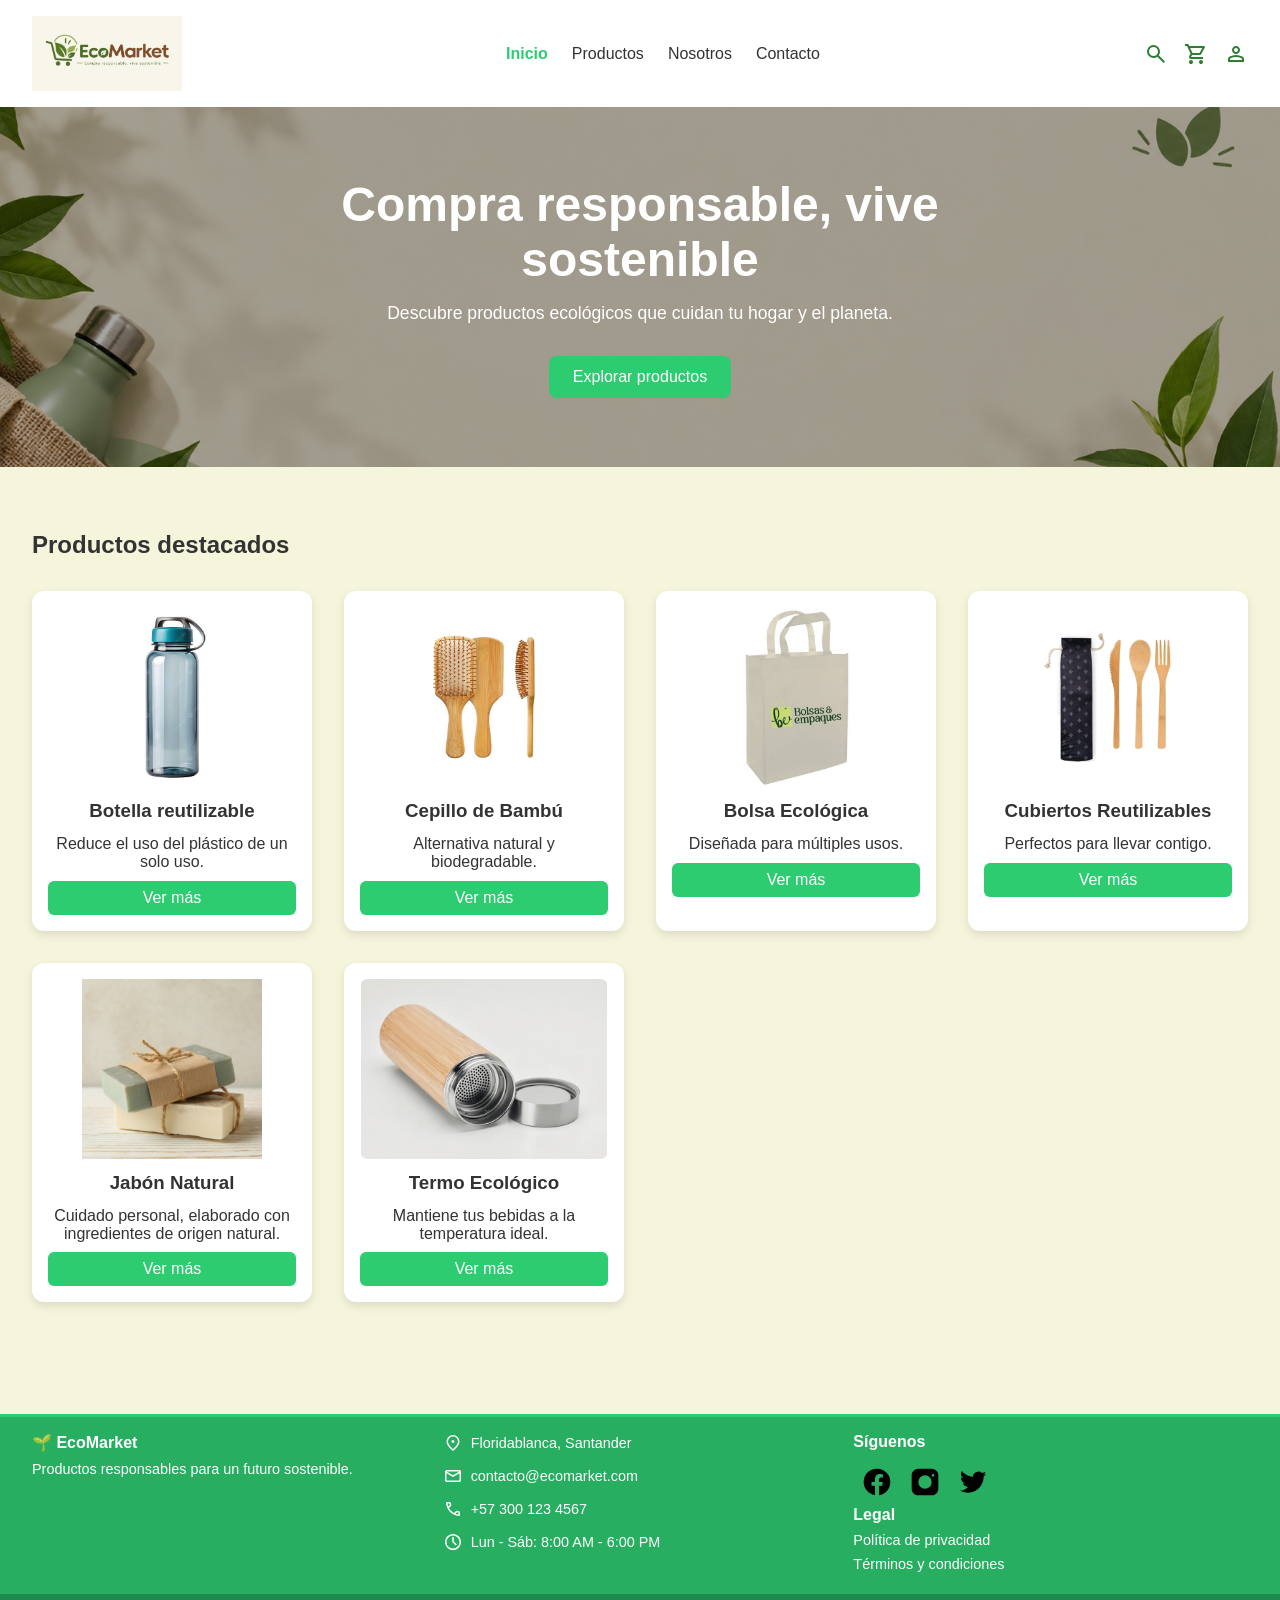
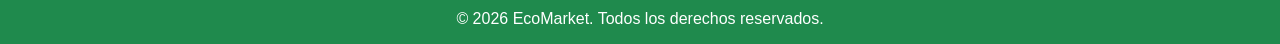
<file: index.html>
<!DOCTYPE html>
<html lang="es">

<head>
    <meta charset="UTF-8">
    <meta name="viewport" content="width=device-width, initial-scale=1.0">
    <link rel="stylesheet" href="css/main.css">
    <link rel="stylesheet" href="css/animations.css">
    <link rel="stylesheet" href="css/components.css">
    <link rel="stylesheet" href="css/layout.css">
    <link rel="icon" type="image/png" href="img/icons/logo.png">
    <title>Inicio | EcoMarket</title>
</head>

<body>
    <header class="header">
        <a href="index.html" class="logo">
            <img src="img/icons/logo.png" alt="Logo EcoMarket">
        </a>
        <nav>

            <ul class="nav-links">
                <li><a href="index.html" class="active-link">Inicio</a></li>
                <li><a href="views/productos.html">Productos</a></li>
                <li><a href="views/sobre-nosotros.html">Nosotros</a></li>
                <li><a href="views/contacto.html">Contacto</a></li>
            </ul>

        </nav>

        <div class="header-icons">

            <a href="#" class="nav-icon">
                <img src="img/icons/lupa.svg" alt="Buscar">
            </a>

            <a href="#" class="nav-icon">
                <img src="img/icons/carrito.svg" alt="Carrito">
            </a>

            <a href="#" class="nav-icon">
                <img src="img/icons/user.svg" alt="Usuario">
            </a>

        </div>
    </header>

    <section class="hero">

        <div class="hero-content">

            <h1>Compra responsable, vive sostenible</h1>
            <p>Descubre productos ecológicos que cuidan tu hogar y el planeta.</p>
            <a href="views/productos.html" class="btn">Explorar productos</a>

        </div>

    </section>

    <section class="featured-products">

        <h2>Productos destacados</h2>

        <div class="products-grid">

            <article class="product-card">

                <img src="img/products/botella_reutilizable.jpg" alt="Botella reutilizable">
                <h3>Botella reutilizable</h3>
                <p>Reduce el uso del plástico de un solo uso.</p>
                <a href="#" class="btn-card">Ver más</a>

            </article>

            <article class="product-card">

                <img src="img/products/cepillo_de_bambu.png" alt="Cepillo de Bambú">
                <h3>Cepillo de Bambú</h3>
                <p>Alternativa natural y biodegradable.</p>
                <a href="#" class="btn-card">Ver más</a>

            </article>

            <article class="product-card">
                <img src="img/products/bolsa_ecologica.jpg" alt="Bolsa ecológica">
                <h3>Bolsa Ecológica</h3>
                <p>Diseñada para múltiples usos.</p>
                <a href="#" class="btn-card">Ver más</a>
            </article>

            <article class="product-card">
                <img src="img/products/set_de_cubiertos.png" alt="Set de cubiertos">
                <h3>Cubiertos Reutilizables</h3>
                <p>Perfectos para llevar contigo.</p>
                <a href="#" class="btn-card">Ver más</a>
            </article>

            <article class="product-card">
                <img src="img/products/jabon_natural.png" alt="Jabón natural">
                <h3>Jabón Natural</h3>
                <p>Cuidado personal, elaborado con ingredientes de origen natural.</p>
                <a href="#" class="btn-card">Ver más</a>
            </article>

            <article class="product-card">
                <img src="img/products/termo_ecologico.png" alt="Termo ecológico">
                <h3>Termo Ecológico</h3>
                <p>Mantiene tus bebidas a la temperatura ideal.</p>
                <a href="#" class="btn-card">Ver más</a>
            </article>

        </div>

    </section>

    <footer class="footer">

        <div>
            <h3>🌱 EcoMarket</h3>
            <p>Productos responsables para un futuro sostenible.</p>
        </div>

        <div class="footer-info">
            <p>
                <img src="img/icons/location.svg" alt="Ubicación">
                Floridablanca, Santander
            </p>

            <p>
                <img src="img/icons/email.svg" alt="Correo">
                contacto@ecomarket.com
            </p>

            <p>
                <img src="img/icons/call.svg" alt="Teléfono">
                +57 300 123 4567
            </p>

            <p>
                <img src="img/icons/horario.svg" alt="Horario">
                Lun - Sáb: 8:00 AM - 6:00 PM
            </p>
        </div>

        <div>
            <h3>Síguenos</h3>
            <div class="social-links">
                <a href="#" aria-label="Facebook">
                    <img src="img/icons/footerfacebook.svg" alt="Facebook">
                </a>

                <a href="#" aria-label="Instagram">
                    <img src="img/icons/footerinstagram.svg" alt="Instagram">
                </a>

                <a href="#" aria-label="Twitter">
                    <img src="img/icons/x.svg" alt="Twitter">
                </a>
            </div>

            <div>
                <h3>Legal</h3>
                <p><a href="views/contacto.html#legal">Política de privacidad</a></p>
                <p><a href="views/contacto.html#terminos">Términos y condiciones</a></p>
            </div>
        </div>
        
    </footer>

    <div class="footer-copy">
        <p>© 2026 EcoMarket. Todos los derechos reservados.</p>
    </div>

</body>

</html>
</file>
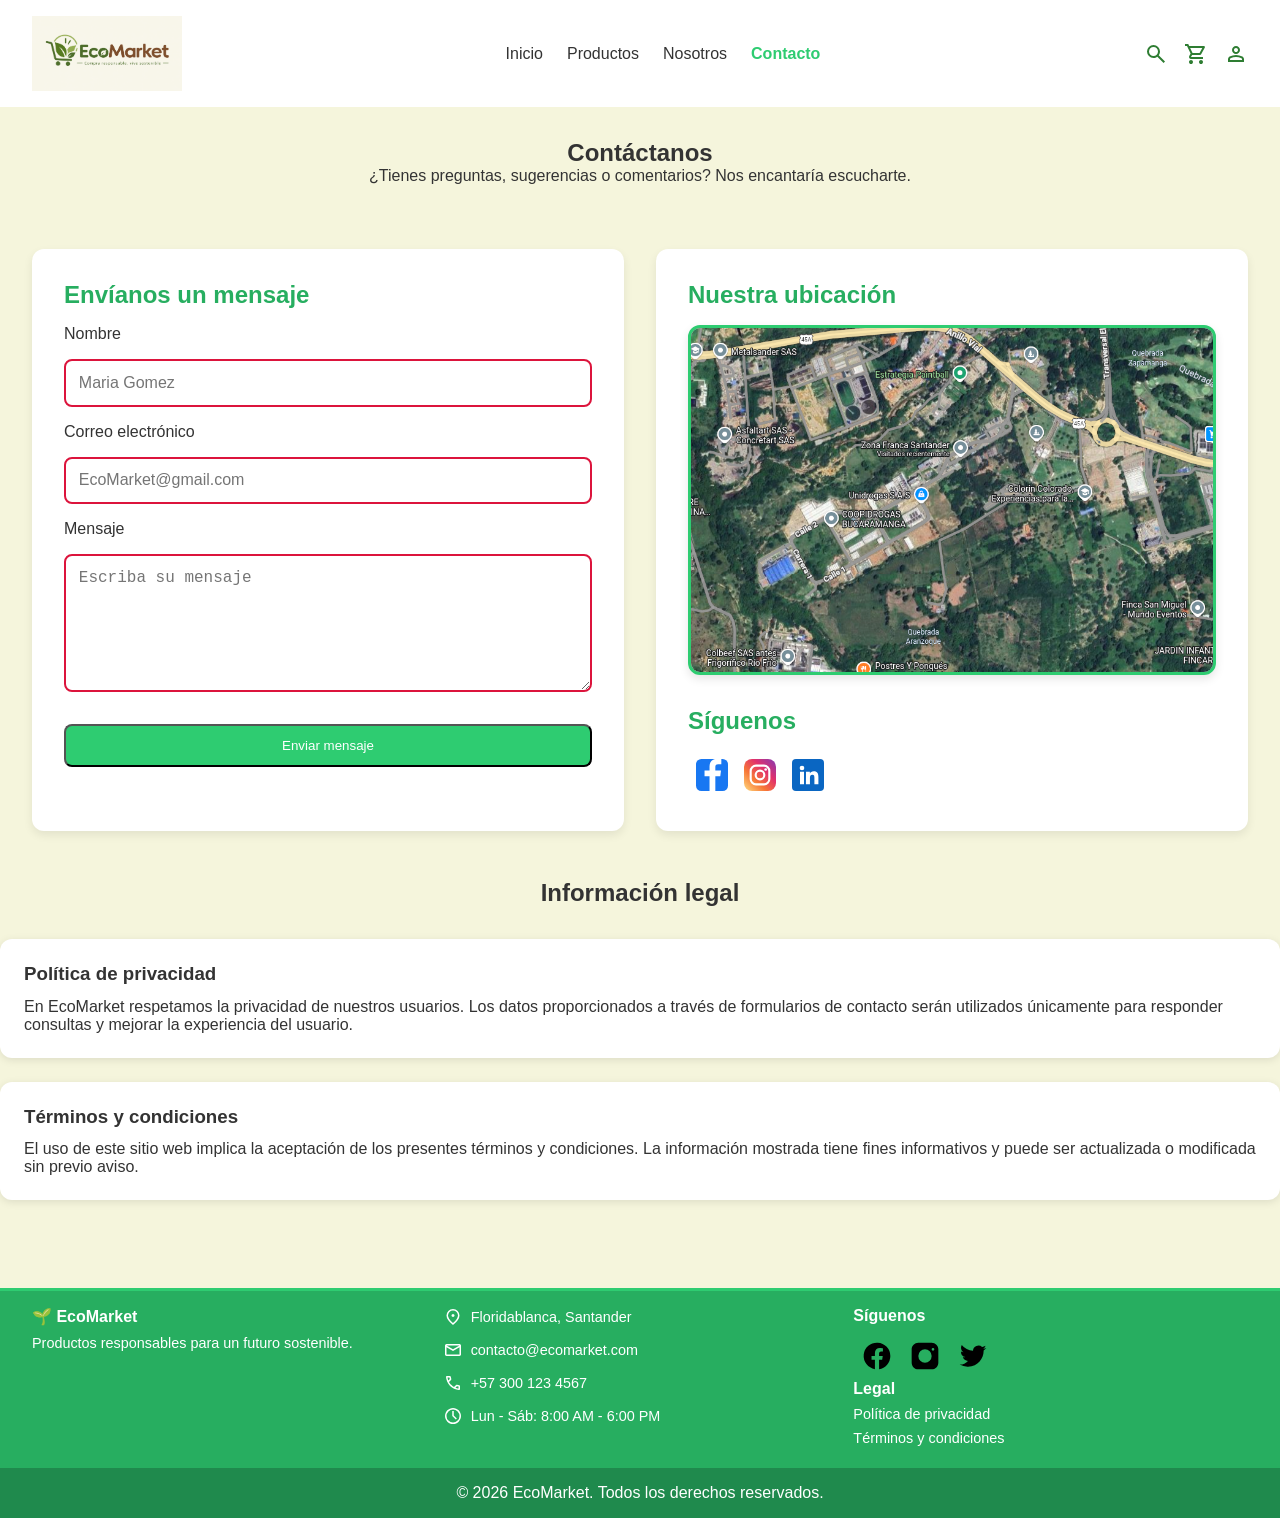
<file: views/contacto.html>
<!DOCTYPE html>
<html lang="es">

<head>
    <meta charset="UTF-8">
    <meta name="viewport" content="width=device-width, initial-scale=1.0">

    <link rel="stylesheet" href="../css/main.css">
    <link rel="stylesheet" href="../css/layout.css">
    <link rel="stylesheet" href="../css/components.css">
    <link rel="stylesheet" href="../css/animations.css">

    <link rel="icon" type="image/png" href="../img/icons/logo.png">

    <title>Contacto | EcoMarket</title>
</head>

<body>
    <header class="header">
        <a href="../index.html" class="logo">
            <img src="../img/icons/logo.png" alt="Logo EcoMarket">
        </a>

        <nav>
            <ul class="nav-links">
                <li><a href="../index.html">Inicio</a></li>
                <li><a href="productos.html">Productos</a></li>
                <li><a href="sobre-nosotros.html">Nosotros</a></li>
                <li><a href="contacto.html" class="active-link">Contacto</a></li>
            </ul>
        </nav>

        <div class="header-icons">

            <a href="#" class="nav-icon">
                <img src="../img/icons/lupa.svg" alt="Buscar">
            </a>

            <a href="#" class="nav-icon">
                <img src="../img/icons/carrito.svg" alt="Carrito">
            </a>

            <a href="#" class="nav-icon">
                <img src="../img/icons/user.svg" alt="Usuario">
            </a>

        </div>
    </header>

    <main>
        <section class="page-header">
            <h1>Contáctanos</h1>
            <p>
                ¿Tienes preguntas, sugerencias o comentarios?
                Nos encantaría escucharte.
            </p>
        </section>

        <section class="contact-container">

            <div class="contact-form">

                <h2>Envíanos un mensaje</h2>

                <form>

                    <label for="nombre">Nombre</label>
                    <input type="text" id="nombre" name="nombre" required placeholder="Maria Gomez">

                    <label for="email">Correo electrónico</label>
                    <input type="email" id="email" name="email" required placeholder="EcoMarket@gmail.com">

                    <label for="mensaje">Mensaje</label>
                    <textarea id="mensaje" name="mensaje" rows="6" required placeholder="Escriba su mensaje"></textarea>

                    <button type="submit" class="btn">Enviar mensaje</button>

                </form>

            </div>

            <div class="contact-info">

                <h2>Nuestra ubicación</h2>


                <img src="../img/hero/map.png" alt="Ubicación de EcoMarket en Floridablanca" class="map-image">

                <h2>Síguenos</h2>

                <div class="social-links">

                    <a href="#">
                        <img src="../img/icons/facebook.svg" alt="Facebook">
                    </a>

                    <a href="#">
                        <img src="../img/icons/instagram.svg" alt="Instagram">
                    </a>

                    <a href="#">
                        <img src="../img/icons/linkedin.svg" alt="LinkedIn">
                    </a>

                </div>

            </div>

        </section>

        <section id="legal" class="legal-section">
            <h2>Información legal</h2>

            <article class="legal-card">
                <h3>Política de privacidad</h3>
                <p>
                    En EcoMarket respetamos la privacidad de nuestros usuarios.
                    Los datos proporcionados a través de formularios de contacto
                    serán utilizados únicamente para responder consultas y mejorar
                    la experiencia del usuario.
                </p>
            </article>

            <article id="terminos" class="legal-card">
                <h3>Términos y condiciones</h3>
                <p>
                    El uso de este sitio web implica la aceptación de los presentes
                    términos y condiciones. La información mostrada tiene fines
                    informativos y puede ser actualizada o modificada sin previo aviso.
                </p>
            </article>
        </section>
    </main>

    <footer class="footer">

        <div>
            <h3>🌱 EcoMarket</h3>
            <p>Productos responsables para un futuro sostenible.</p>
        </div>

        <div class="footer-info">
            <p>
                <img src="../img/icons/location.svg" alt="Ubicación">
                Floridablanca, Santander
            </p>

            <p>
                <img src="../img/icons/email.svg" alt="Correo">
                contacto@ecomarket.com
            </p>

            <p>
                <img src="../img/icons/call.svg" alt="Teléfono">
                +57 300 123 4567
            </p>

            <p>
                <img src="../img/icons/horario.svg" alt="Horario">
                Lun - Sáb: 8:00 AM - 6:00 PM
            </p>
        </div>

        <div>
            <h3>Síguenos</h3>
            <div class="social-links">
                <a href="#" aria-label="Facebook">
                    <img src="../img/icons/footerfacebook.svg" alt="Facebook">
                </a>

                <a href="#" aria-label="Instagram">
                    <img src="../img/icons/footerinstagram.svg" alt="Instagram">
                </a>

                <a href="#" aria-label="Twitter">
                    <img src="../img/icons/x.svg" alt="Twitter">
                </a>
            </div>

            <div>
                <h3>Legal</h3>
                <p><a href="../views/contacto.html#legal">Política de privacidad</a></p>
                <p><a href="../views/contacto.html#terminos">Términos y condiciones</a></p>
            </div>
        </div>
    </footer>

    <div class="footer-copy">
        <p>© 2026 EcoMarket. Todos los derechos reservados.</p>
    </div>

</body>

</html>
</file>
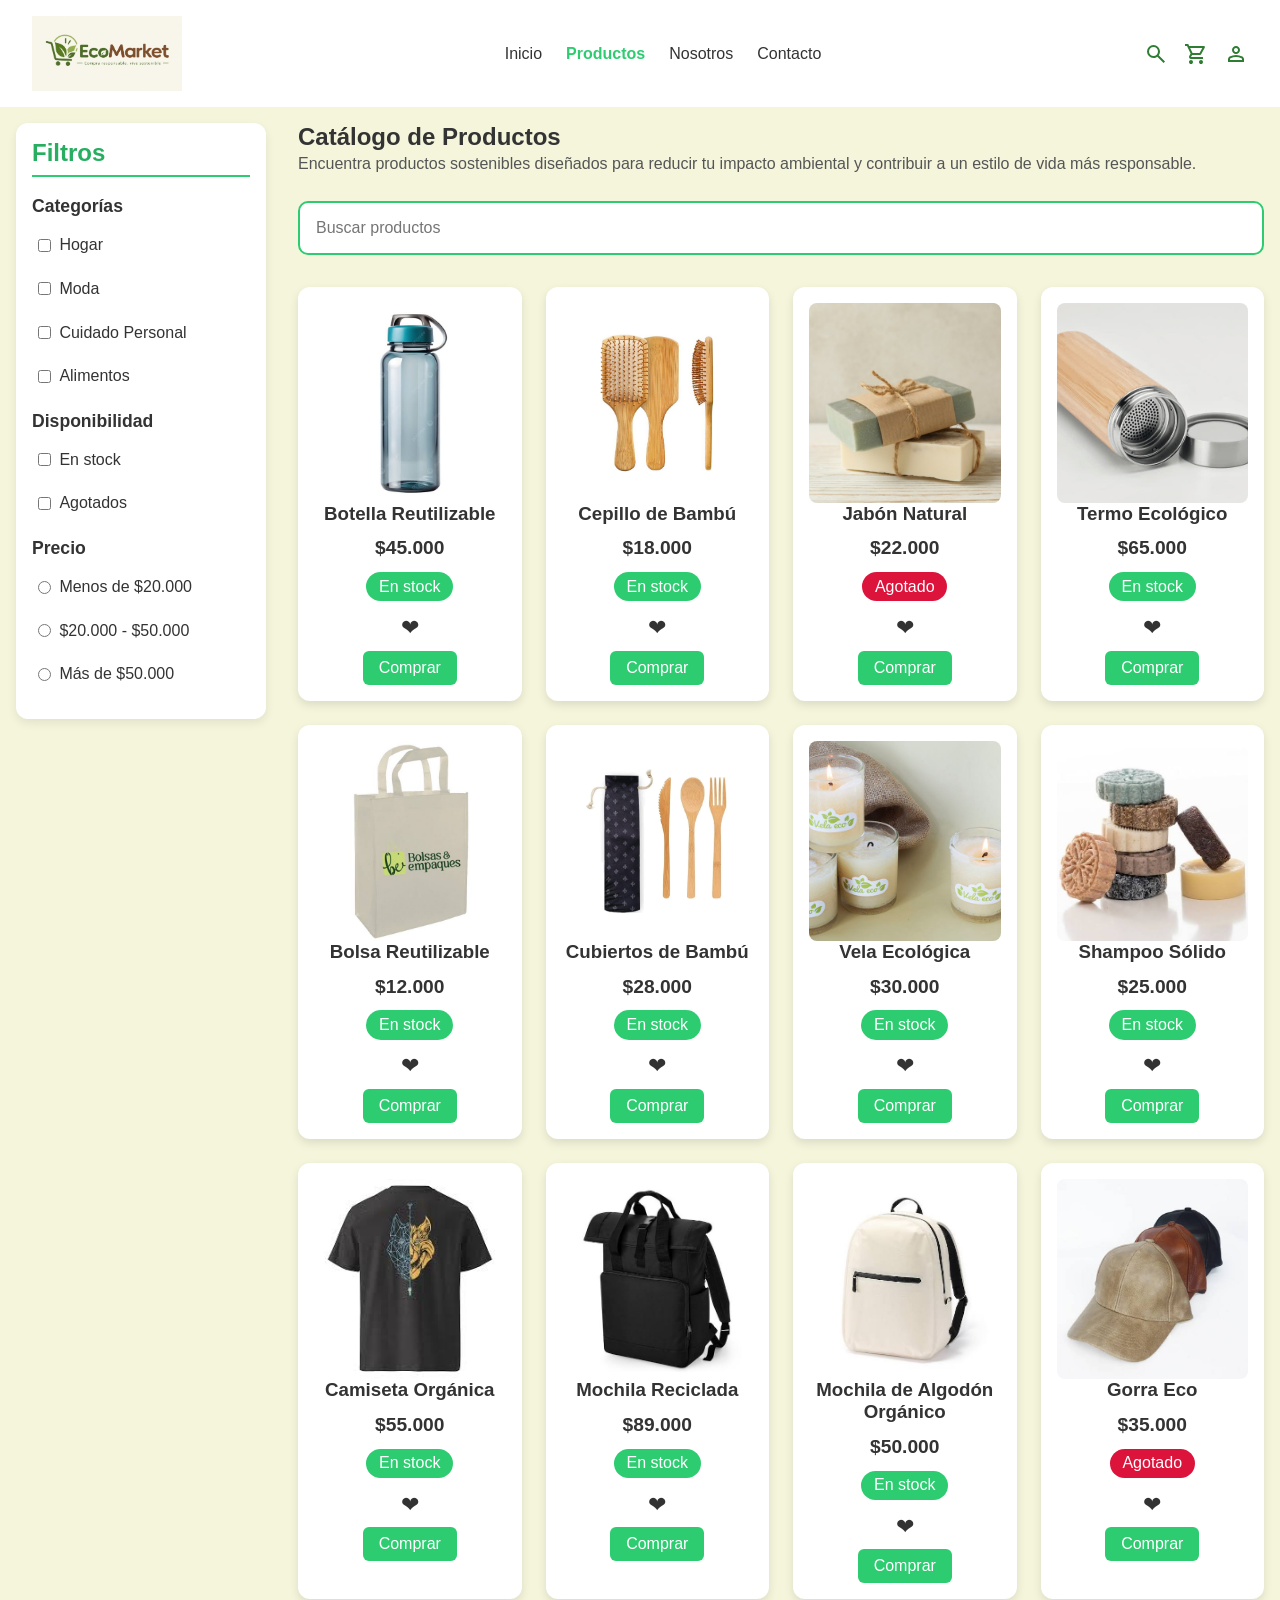
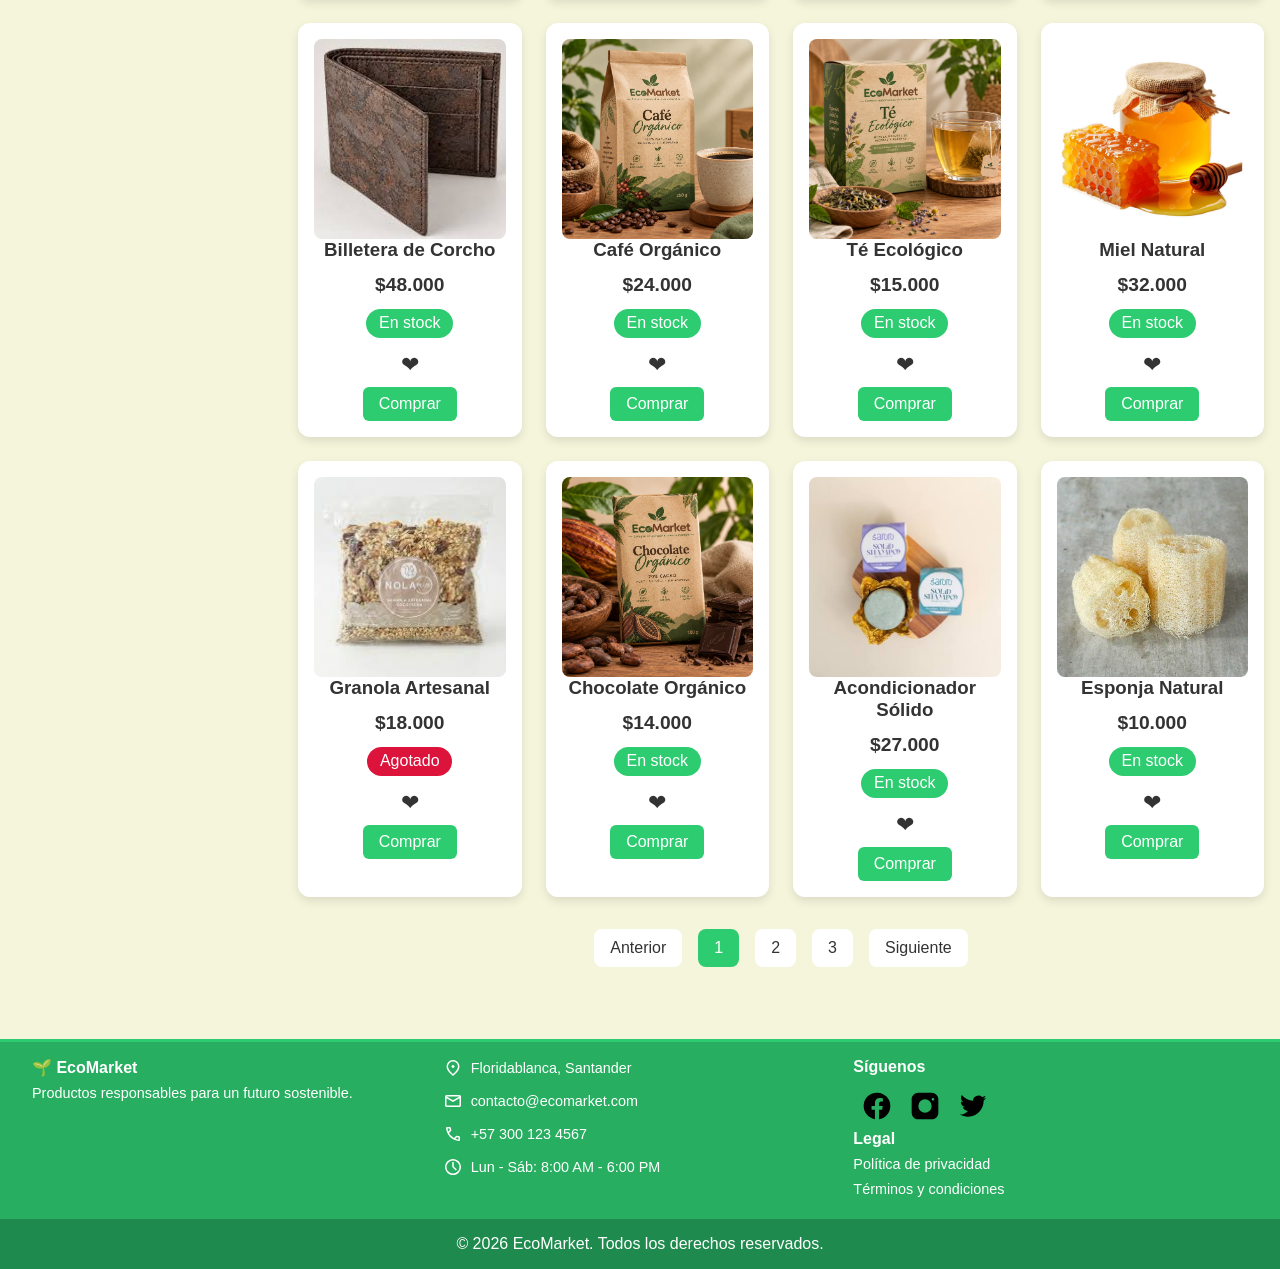
<file: views/productos.html>
<!DOCTYPE html>
<html lang="es">

<head>
    <meta charset="UTF-8">
    <meta name="viewport" content="width=device-width, initial-scale=1.0">
    <link rel="stylesheet" href="../css/main.css">
    <link rel="stylesheet" href="../css/layout.css">
    <link rel="stylesheet" href="../css/components.css">
    <link rel="stylesheet" href="../css/animations.css">
    <link rel="icon" type="image/png" href="../img/icons/logo.png">
    <title>Productos | EcoMarket</title>
</head>

<body>
    <header class="header">
        <a href="../index.html" class="logo">
            <img src="../img/icons/logo.png" alt="Logo EcoMarket">
        </a>
        <nav>

            <ul class="nav-links">
                <li><a href="../index.html">Inicio</a></li>
                <li><a href="productos.html" class="active-link">Productos</a></li>
                <li><a href="sobre-nosotros.html">Nosotros</a></li>
                <li><a href="contacto.html">Contacto</a></li>
            </ul>

        </nav>

        <div class="header-icons">

            <a href="#" class="nav-icon">
                <img src="../img/icons/lupa.svg" alt="Buscar">
            </a>

            <a href="#" class="nav-icon">
                <img src="../img/icons/carrito.svg" alt="Carrito">
            </a>

            <a href="#" class="nav-icon">
                <img src="../img/icons/user.svg" alt="Usuario">
            </a>

        </div>
    </header>

    <main class="catalog-layout">

        <aside class="sidebar">

            <h2>Filtros</h2>

            <h3>Categorías</h3>

            <label><input type="checkbox">Hogar</label>
            <label><input type="checkbox">Moda</label>
            <label><input type="checkbox">Cuidado Personal</label>
            <label><input type="checkbox">Alimentos</label>

            <h3>Disponibilidad</h3>

            <label>
                <input type="checkbox">
                En stock
            </label>

            <label>
                <input type="checkbox">
                Agotados
            </label>

            <h3>Precio</h3>

            <label>
                <input type="radio" name="precio">
                Menos de $20.000
            </label>

            <label>
                <input type="radio" name="precio">
                $20.000 - $50.000
            </label>

            <label>
                <input type="radio" name="precio">
                Más de $50.000
            </label>

        </aside>

        <section class="catalog-content">

            <h1>Catálogo de Productos</h1>

            <p class="catalog-description">
                Encuentra productos sostenibles diseñados para reducir tu impacto ambiental y contribuir a un estilo de
                vida más responsable.
            </p>

            <div class="search-bar">
                <input type="search" placeholder="Buscar productos">
            </div>

            <div class="catalog-grid">

                <article class="catalog-card">

                    <img src="../img/products/botella_reutilizable.jpg" alt="Botella reutilizable">
                    <h3>Botella Reutilizable</h3>
                    <p class="price">$45.000</p>
                    <span class="stock available">En stock</span>
                    <button class="favorite-btn">❤</button>
                    <a href="#" class="btn-card">Comprar</a>

                </article>

                <article class="catalog-card">

                    <img src="../img/products/cepillo_de_bambu.png" alt="Cepillo de Bambú">
                    <h3>Cepillo de Bambú</h3>
                    <p class="price">$18.000</p>
                    <span class="stock available">En stock</span>
                    <button class="favorite-btn">❤</button>
                    <a href="#" class="btn-card">Comprar</a>

                </article>

                <article class="catalog-card">

                    <img src="../img/products/jabon_natural.png" alt="Jabón Natural">
                    <h3>Jabón Natural</h3>
                    <p class="price">$22.000</p>
                    <span class="stock sold-out">Agotado</span>
                    <button class="favorite-btn">❤</button>
                    <a href="#" class="btn-card">Comprar</a>

                </article>

                <article class="catalog-card">

                    <img src="../img/products/termo_ecologico.png" alt="Termo Ecológico">
                    <h3>Termo Ecológico</h3>
                    <p class="price">$65.000</p>
                    <span class="stock available">En stock</span>
                    <button class="favorite-btn">❤</button>
                    <a href="#" class="btn-card">Comprar</a>

                </article>

                <article class="catalog-card">

                    <img src="../img/products/bolsa_ecologica.jpg" alt="Bolsa Reutilizable">
                    <h3>Bolsa Reutilizable</h3>
                    <p class="price">$12.000</p>
                    <span class="stock available">En stock</span>
                    <button class="favorite-btn">❤</button>
                    <a href="#" class="btn-card">Comprar</a>

                </article>

                <article class="catalog-card">

                    <img src="../img/products/set_de_cubiertos.png" alt="Cubiertos de Bambú">
                    <h3>Cubiertos de Bambú</h3>
                    <p class="price">$28.000</p>
                    <span class="stock available">En stock</span>
                    <button class="favorite-btn">❤</button>
                    <a href="#" class="btn-card">Comprar</a>

                </article>

                <article class="catalog-card">

                    <img src="../img/products/vela_ecologica.jpg" alt="Vela Ecológica">
                    <h3>Vela Ecológica</h3>
                    <p class="price">$30.000</p>
                    <span class="stock available">En stock</span>
                    <button class="favorite-btn">❤</button>
                    <a href="#" class="btn-card">Comprar</a>

                </article>

                <article class="catalog-card">

                    <img src="../img/products/shampoo_solido.jpg" alt="Shampoo Sólido">
                    <h3>Shampoo Sólido</h3>
                    <p class="price">$25.000</p>
                    <span class="stock available">En stock</span>
                    <button class="favorite-btn">❤</button>
                    <a href="#" class="btn-card">Comprar</a>

                </article>

                <article class="catalog-card">

                    <img src="../img/products/camiseta_organica.jpg" alt="Camiseta Orgánica">
                    <h3>Camiseta Orgánica</h3>
                    <p class="price">$55.000</p>
                    <span class="stock available">En stock</span>
                    <button class="favorite-btn">❤</button>
                    <a href="#" class="btn-card">Comprar</a>

                </article>

                <article class="catalog-card">

                    <img src="../img/products/mochila_reciclada.jpg" alt="Mochila Reciclada">
                    <h3>Mochila Reciclada</h3>
                    <p class="price">$89.000</p>
                    <span class="stock available">En stock</span>
                    <button class="favorite-btn">❤</button>
                    <a href="#" class="btn-card">Comprar</a>

                </article>

                <article class="catalog-card">

                    <img src="../img/products/mochila_algodon_organico.jpg" alt="Mochila de Algodón Orgánico">
                    <h3>Mochila de Algodón Orgánico</h3>
                    <p class="price">$50.000</p>
                    <span class="stock available">En stock</span>
                    <button class="favorite-btn">❤</button>
                    <a href="#" class="btn-card">Comprar</a>

                </article>

                <article class="catalog-card">

                    <img src="../img/products/gorra_eco.jpg" alt="Gorra Eco">
                    <h3>Gorra Eco</h3>
                    <p class="price">$35.000</p>
                    <span class="stock sold-out">Agotado</span>
                    <button class="favorite-btn">❤</button>
                    <a href="#" class="btn-card">Comprar</a>

                </article>

                <article class="catalog-card">

                    <img src="../img/products/billetera_de_corcho.jpg" alt="Billetera de Corcho">
                    <h3>Billetera de Corcho</h3>
                    <p class="price">$48.000</p>
                    <span class="stock available">En stock</span>
                    <button class="favorite-btn">❤</button>
                    <a href="#" class="btn-card">Comprar</a>

                </article>

                <article class="catalog-card">

                    <img src="../img/products/cafe_organico.png" alt="Café Orgánico">
                    <h3>Café Orgánico</h3>
                    <p class="price">$24.000</p>
                    <span class="stock available">En stock</span>
                    <button class="favorite-btn">❤</button>
                    <a href="#" class="btn-card">Comprar</a>

                </article>

                <article class="catalog-card">

                    <img src="../img/products/te_ecologico.png" alt="Té Ecológico">
                    <h3>Té Ecológico</h3>
                    <p class="price">$15.000</p>
                    <span class="stock available">En stock</span>
                    <button class="favorite-btn">❤</button>
                    <a href="#" class="btn-card">Comprar</a>

                </article>

                <article class="catalog-card">

                    <img src="../img/products/miel_natural.jpg" alt="Miel Natural">
                    <h3>Miel Natural</h3>
                    <p class="price">$32.000</p>
                    <span class="stock available">En stock</span>
                    <button class="favorite-btn">❤</button>
                    <a href="#" class="btn-card">Comprar</a>

                </article>

                <article class="catalog-card">

                    <img src="../img/products/granola_artesanal.jpg" alt="Granola Artesanal">
                    <h3>Granola Artesanal</h3>
                    <p class="price">$18.000</p>
                    <span class="stock sold-out">Agotado</span>
                    <button class="favorite-btn">❤</button>
                    <a href="#" class="btn-card">Comprar</a>

                </article>

                <article class="catalog-card">

                    <img src="../img/products/chocolate_organico.png" alt="Chocolate Orgánico">
                    <h3>Chocolate Orgánico</h3>
                    <p class="price">$14.000</p>
                    <span class="stock available">En stock</span>
                    <button class="favorite-btn">❤</button>
                    <a href="#" class="btn-card">Comprar</a>

                </article>

                <article class="catalog-card">

                    <img src="../img/products/acondicionador_solido.jpg" alt="Acondicionador Sólido">
                    <h3>Acondicionador Sólido</h3>
                    <p class="price">$27.000</p>
                    <span class="stock available">En stock</span>
                    <button class="favorite-btn">❤</button>
                    <a href="#" class="btn-card">Comprar</a>

                </article>

                <article class="catalog-card">

                    <img src="../img/products/esponja_natural.jpg" alt="Esponja Natural">
                    <h3>Esponja Natural</h3>
                    <p class="price">$10.000</p>
                    <span class="stock available">En stock</span>
                    <button class="favorite-btn">❤</button>
                    <a href="#" class="btn-card">Comprar</a>

                </article>

            </div>

            <div class="pagination">
                <a href="#">Anterior</a>
                <a href="#" class="active">1</a>
                <a href="#">2</a>
                <a href="#">3</a>
                <a href="#">Siguiente</a>
            </div>


        </section>

    </main>

    <footer class="footer">

        <div>
            <h3>🌱 EcoMarket</h3>
            <p>Productos responsables para un futuro sostenible.</p>
        </div>

        <div class="footer-info">
            <p>
                <img src="../img/icons/location.svg" alt="Ubicación">
                Floridablanca, Santander
            </p>

            <p>
                <img src="../img/icons/email.svg" alt="Correo">
                contacto@ecomarket.com
            </p>

            <p>
                <img src="../img/icons/call.svg" alt="Teléfono">
                +57 300 123 4567
            </p>

            <p>
                <img src="../img/icons/horario.svg" alt="Horario">
                Lun - Sáb: 8:00 AM - 6:00 PM
            </p>
        </div>

        <div>
            <h3>Síguenos</h3>
            <div class="social-links">
                <a href="#" aria-label="Facebook">
                    <img src="../img/icons/footerfacebook.svg" alt="Facebook">
                </a>

                <a href="#" aria-label="Instagram">
                    <img src="../img/icons/footerinstagram.svg" alt="Instagram">
                </a>

                <a href="#" aria-label="Twitter">
                    <img src="../img/icons/x.svg" alt="Twitter">
                </a>
            </div>

            <div>
                <h3>Legal</h3>
                <p><a href="../views/contacto.html#legal">Política de privacidad</a></p>
                <p><a href="../views/contacto.html#terminos">Términos y condiciones</a></p>
            </div>
        </div>

    </footer>

    <div class="footer-copy">
        <p>© 2026 EcoMarket. Todos los derechos reservados.</p>
    </div>

</body>

</html>
</file>
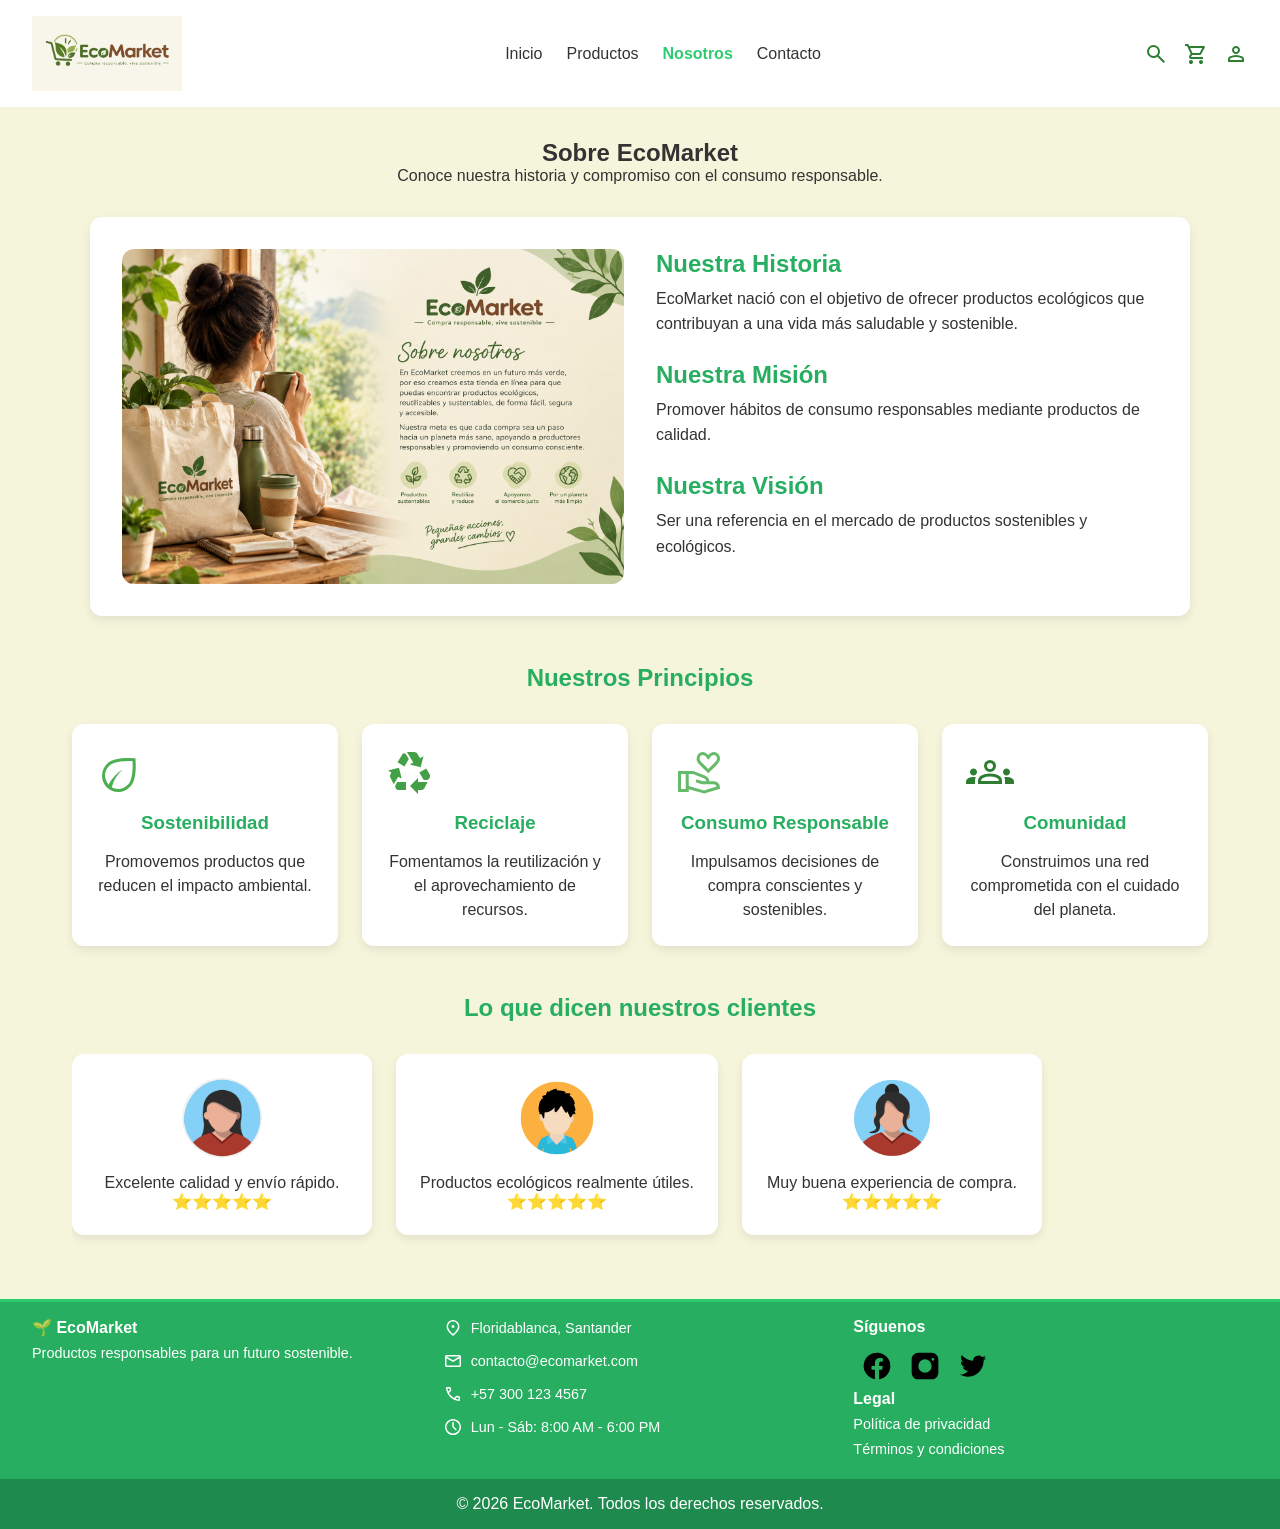
<file: views/sobre-nosotros.html>
<!DOCTYPE html>
<html lang="es">

<head>
    <meta charset="UTF-8">
    <meta name="viewport" content="width=device-width, initial-scale=1.0">

    <link rel="stylesheet" href="../css/main.css">
    <link rel="stylesheet" href="../css/layout.css">
    <link rel="stylesheet" href="../css/components.css">
    <link rel="stylesheet" href="../css/animations.css">

    <link rel="icon" type="image/png" href="../img/icons/logo.png">

    <title>Nosotros | EcoMarket</title>
</head>

<body>

    <header class="header">
        <a href="../index.html" class="logo">
            <img src="../img/icons/logo.png" alt="Logo EcoMarket">
        </a>

        <nav>
            <ul class="nav-links">
                <li><a href="../index.html">Inicio</a></li>
                <li><a href="productos.html">Productos</a></li>
                <li><a href="sobre-nosotros.html" class="active-link">Nosotros</a></li>
                <li><a href="contacto.html">Contacto</a></li>
            </ul>
        </nav>

        <div class="header-icons">

            <a href="#" class="nav-icon">
                <img src="../img/icons/lupa.svg" alt="Buscar">
            </a>

            <a href="#" class="nav-icon">
                <img src="../img/icons/carrito.svg" alt="Carrito">
            </a>

            <a href="#" class="nav-icon">
                <img src="../img/icons/user.svg" alt="Usuario">
            </a>

        </div>
    </header>

    <main>

        <section class="page-header">
            <h1>Sobre EcoMarket</h1>
            <p>Conoce nuestra historia y compromiso con el consumo responsable.</p>
        </section>

        <section class="about-card">

            <div class="about-image">
                <img src="../img/icons/about.png" alt="EcoMarket">
            </div>

            <div class="about-text">

                <h2>Nuestra Historia</h2>
                <p>
                    EcoMarket nació con el objetivo de ofrecer productos ecológicos
                    que contribuyan a una vida más saludable y sostenible.
                </p>

                <h2>Nuestra Misión</h2>
                <p>
                    Promover hábitos de consumo responsables mediante productos de calidad.
                </p>

                <h2>Nuestra Visión</h2>
                <p>
                    Ser una referencia en el mercado de productos sostenibles y ecológicos.
                </p>

            </div>

        </section>

        <section class="principles">
            <h2>Nuestros Principios</h2>
            <div class="principles-grid">
                <div class="principle-card">
                    <img src="../img/icons/hoja.svg" alt="Sostenibilidad">
                    <h3>Sostenibilidad</h3>
                    <p>Promovemos productos que reducen el impacto ambiental.</p>
                </div>

                <div class="principle-card">
                    <img src="../img/icons/reciclaje.svg" alt="Reciclaje">
                    <h3>Reciclaje</h3>
                    <p>Fomentamos la reutilización y el aprovechamiento de recursos.</p>
                </div>

                <div class="principle-card">
                    <img src="../img/icons/voluntario.svg" alt="Consumo responsable">
                    <h3>Consumo Responsable</h3>
                    <p>Impulsamos decisiones de compra conscientes y sostenibles.</p>
                </div>

                <div class="principle-card">
                    <img src="../img/icons/comunidad.svg" alt="Comunidad">
                    <h3>Comunidad</h3>
                    <p>Construimos una red comprometida con el cuidado del planeta.</p>
                </div>
            </div>
        </section>
        <section class="testimonials">

            <h2>Lo que dicen nuestros clientes</h2>

            <div class="testimonial-container">

                <article class="testimonial-card">

                    <img src="../img/hero/images.png" alt="Cliente">

                    <p>
                        Excelente calidad y envío rápido.
                    </p>

                    <span>⭐⭐⭐⭐⭐</span>

                </article>

                <article class="testimonial-card">

                    <img src="../img/hero/user3.png" alt="Cliente">

                    <p>
                        Productos ecológicos realmente útiles.
                    </p>

                    <span>⭐⭐⭐⭐⭐</span>

                </article>

                <article class="testimonial-card">

                    <img src="../img/hero/user2.png" alt="Cliente">

                    <p>
                        Muy buena experiencia de compra.
                    </p>

                    <span>⭐⭐⭐⭐⭐</span>

                </article>

            </div>

        </section>

    </main>

    <footer class="footer">

        <div>
            <h3>🌱 EcoMarket</h3>
            <p>Productos responsables para un futuro sostenible.</p>
        </div>

        <div class="footer-info">
            <p>
                <img src="../img/icons/location.svg" alt="Ubicación">
                Floridablanca, Santander
            </p>

            <p>
                <img src="../img/icons/email.svg" alt="Correo">
                contacto@ecomarket.com
            </p>

            <p>
                <img src="../img/icons/call.svg" alt="Teléfono">
                +57 300 123 4567
            </p>

            <p>
                <img src="../img/icons/horario.svg" alt="Horario">
                Lun - Sáb: 8:00 AM - 6:00 PM
            </p>
        </div>

        <div>
            <h3>Síguenos</h3>
            <div class="social-links">
                <a href="#" aria-label="Facebook">
                    <img src="../img/icons/footerfacebook.svg" alt="Facebook">
                </a>

                <a href="#" aria-label="Instagram">
                    <img src="../img/icons/footerinstagram.svg" alt="Instagram">
                </a>

                <a href="#" aria-label="Twitter">
                    <img src="../img/icons/x.svg" alt="Twitter">
                </a>
            </div>

            <div>
                <h3>Legal</h3>
                <p><a href="../views/contacto.html#legal">Política de privacidad</a></p>
                <p><a href="../views/contacto.html#terminos">Términos y condiciones</a></p>
            </div>
        </div>

    </footer>

    <div class="footer-copy">
        <p>© 2026 EcoMarket. Todos los derechos reservados.</p>
    </div>

</body>

</html>
</file>
<file: css/main.css>
* {
    margin: 0;
    padding: 0;
    box-sizing: border-box;
}

:root {
    --green-primary: #2ecc71;
    --green-secondary: #27ae60;
    --beige: #f5f5dc;
    --white: #ffffff;
    --dark: #333333;
}

body {
    font-family: Arial, Helvetica, sans-serif;
    background-color: var(--beige);
    color: var(--dark);
}

img {
    max-width: 100%;
    display: block;
}

ul {
    list-style: none;
}

a {
    text-decoration: none;
    color: inherit;
}
</file>
<file: css/animations.css>
.nav-links a{
    transition: .3s;
}

.nav-links a:hover{
    color: var(--green-primary);
}

.active-link{
    color: var(--green-primary);
    font-weight: bold;
}

.footer a{
    transition: .3s;
}

.footer a:hover{
    color: var(--beige);
}

.product-card{
    transition:.3s;
}

.product-card:hover{
    transform:translateY(-10px);
    box-shadow:0 12px 20px rgba(0,0,0,.2);
}

.catalog-card{
    transition:.3s;
}

.catalog-card:hover{
    transform:translateY(-10px);
}

.pagination a{
    transition:.3s;
}

.favorite-btn:active{
    color: red;
}

.sidebar label{
    transition: .3s;
}

.sidebar label:hover{
    background-color: rgba(46, 204, 113, .1);
    color: var(--green-secondary);
    padding-left: .8rem;
}

.testimonial-card{
    transition:.3s;
}

.testimonial-card:hover{
    transform:translateY(-10px);
    box-shadow:0 12px 20px rgba(0,0,0,.15);
}

.testimonial-container{
    display:flex;
    gap:1.5rem;
    overflow-x:auto;
    scroll-snap-type:x mandatory;
    padding-bottom:1rem;
}

.testimonial-card{
    min-width:300px;
    scroll-snap-align:center;
}

.social-links img{
    transition:.3s;
}

.social-links img:hover{
    transform:scale(1.15);
}
</file>
<file: css/components.css>
.hero-content h1{
    font-size: 3rem;
    margin-bottom: 1rem;
}

.hero-content p{
    font-size: 1.1rem;
    margin-bottom: 1rem;
}

.btn{
    display:inline-block;
    margin-top:1rem;
    padding:12px 24px;
    background-color: var(--green-primary);
    color:white;
    border-radius:8px;
}

.btn-card{
    display:inline-block;
    margin-top:.6rem;
    padding:.5rem 1rem;
    background-color:var(--green-primary);
    color:white;
    border-radius:6px;
}

.header-icons{
    display: flex;
    align-items: center;
    gap: 1rem;
}

.header-icons img{
    width: 24px;
    height: 24px;
}

/* PRODUCTOS */

.product-card{
    display:flex;
    flex-direction:column;
    background-color:var(--white);
    border-radius:12px;
    padding:1rem;
    text-align:center;
    box-shadow:0 4px 10px rgba(0,0,0,.1);
}

.product-card img{
    width:100%;
    height:180px;
    object-fit:contain;
    border-radius:8px;
}

.product-card h3{
    min-height:48px;
    display:flex;
    align-items:center;
    justify-content:center;
}

.buy-btn{
    margin-top:auto;
}
/* SIDEBAR */

.sidebar{
    background-color: var(--white);
    padding: 1rem;
    border-radius: 12px;
    align-self: start;
    box-shadow: 0 4px 10px rgba(0,0,0,.08);
}

.sidebar h2{
    color: var(--green-secondary);
    border-bottom: 2px solid var(--green-primary);
    padding-bottom: .5rem;
    margin-bottom: 1rem;
}

.sidebar h3{
    margin-top: 1.2rem;
    margin-bottom: .8rem;
    color: var(--dark);
    font-size: 1.1rem;
}

.sidebar label{
    display: flex;
    align-items: center;
    gap: .5rem;
    margin-bottom: .8rem;
    cursor: pointer;
    padding: .4rem;
    border-radius: 8px;
}

.search-bar input{
    width: 100%;
    padding: 1rem;
    border: 2px solid var(--green-primary);
    border-radius: 10px;
    font-size: 1rem;
}

.sidebar input[type="checkbox"], .sidebar input[type="radio"]{
    accent-color: var(--green-primary);
}
/* CATÁLOGO */

.catalog-card{
    background-color: var(--white);
    border-radius: 12px;
    padding: 1rem;
    text-align: center;
    box-shadow: 0 4px 10px rgba(0,0,0,.1);
}

.catalog-card img{
    width: 100%;
    height:200px;
    object-fit: cover;
    border-radius: 8px;
}

.catalog-content{
    margin-bottom: .5rem;
    min-width:0;
}

.catalog-description{
    margin-bottom: 1.5rem;
    color: #555;
    line-height: 1.6;
} 

.price{
    font-size: 1.2rem;
    font-weight: bold;
    margin: .8rem 0;
}

.stock{
    display: inline-block;
    padding: .35rem .8rem;
    border-radius: 20px;
    color: white;
    margin-bottom: .8rem;
}

.available{
    background-color: var(--green-primary);
}

.sold-out{
    background-color: crimson;
}

.favorite-btn{
    display: block;
    margin: auto;
    border: none;
    background: none;
    cursor: pointer;
    font-size: 1.4rem;
    color: var(--dark)
}

/* PAGINACION */

.pagination{
    display:flex;
    justify-content:center;
    flex-wrap:wrap;
    gap:1rem;
    margin-top:2rem;
}

.pagination a{
    padding:.6rem 1rem;
    background-color:var(--white);
    border-radius:8px;
}

.pagination .active{
    background-color:var(--green-primary);
    color:white;
}

.pagination a:hover{
    background-color:var(--green-primary);
    color:white;
}

/* FOOTER */

.footer h3{
    margin-bottom: .4rem;
    font-size: 1rem;
}

.footer p{
    margin-bottom: .25rem;
    font-size: .9rem;
    line-height: 1.4;
}

.footer-copy{
    background-color: #1f8a4d;
    color: white;
    text-align: center;
    padding: 1rem;
}


.page-header{
    text-align: center;
    padding: 2rem 1rem;
}

.footer-info p{
    display:flex;
    align-items:center;
    gap:.5rem;
    margin-bottom:.8rem;
}

.footer-info img{
    width:20px;
    height:20px;
}

/* Nosotros */
.about-image img{
    width: 100%;
    border-radius: 12px;
    display: block;
}

.about-text h2{
    color: var(--green-secondary);
    margin-bottom: .5rem;
}

.about-text p{
    margin-bottom: 1.5rem;
    line-height: 1.6;
}

.principle-card{
    background-color: var(--white);
    padding:1.5rem;
    border-radius:12px;
    text-align:center;
    box-shadow:0 4px 10px rgba(0,0,0,.08);
}

.principle-card h3{
    color:var(--green-secondary);
    margin:1rem 0;
}

.principle-card p{
    line-height:1.5;
}

.testimonial-card{
  min-width:320px;
    scroll-snap-align:center;
    background-color: var(--white);
    padding:1.5rem;
    border-radius:12px;
    text-align:center;
    box-shadow:0 4px 10px rgba(0,0,0,.08);
}

.testimonial-card img{
    width:80px;
    height:80px;
    border-radius:50%;
    object-fit:cover;
    margin:0 auto 1rem;
}

.principles h2,.testimonials h2{
    text-align:center;
    color:var(--green-secondary);
    margin-bottom:2rem;
}

/* Nosotros icons */

.principle-card img{
    width:48px;
    height:48px;
    margin-bottom:1rem;
}

/* Contacto */

.contact-form,.contact-info{
    background-color:var(--white);
    padding:2rem;
    border-radius:12px;
    box-shadow:0 4px 10px rgba(0,0,0,.08);
}

.contact-form h2,.contact-info h2{
    color:var(--green-secondary);
    margin-bottom:1rem;
}

.contact-form form{
    display:flex;
    flex-direction:column;
    gap:1rem;
}

.contact-form input,.contact-form textarea{
    padding:.8rem;
    border:2px solid #ddd;
    border-radius:8px;
    font-size:1rem;
}

.map-image{
   width:100%;
   border-radius:12px;
   margin-bottom:2rem;
   box-shadow:0 4px 10px rgba(0,0,0,.1);
   border:3px solid var(--green-primary);
}

.social-links{
    display:flex;
    gap:1rem;
}

.social-links img{
    width:40px;
    height:40px;
}

.contact-form input:valid,.contact-form textarea:valid{
    border-color:var(--green-primary);
}

.contact-form input:invalid,.contact-form textarea:invalid{
    border-color:crimson;
}


.map-image{
    width:100%;
    border-radius:12px;
    margin-bottom:2rem;
}

.social-links{
    display:flex;
    align-items:center;
    gap:1rem;
    padding: 0.5rem;
}

.social-links img{
    width:32px;
    height:32px;
    transition:.3s;
}

.social-links a:hover img{
    transform:translateY(-3px);
}

.legal-section{
    padding:1rem 0;
}

.legal-section h2{
    text-align:center;
    margin-bottom:2rem;
}

.legal-card{
    background-color:var(--white);
    padding:1.5rem;
    border-radius:12px;
    margin-bottom:1.5rem;
    box-shadow:0 2px 8px rgba(0,0,0,.1);
}

.legal-card h3{
    color:var(--primary-color);
    margin-bottom:.8rem;
}
</file>
<file: css/layout.css>
.header {
    display: flex;
    justify-content: space-between;
    align-items: center;
    padding: 1rem 2rem;
    background-color: var(--white);
}

.logo {
    display: flex;
    align-items: center;
    gap: .5rem;
}

.logo img {
    width: 150px;
    height: auto;
}

.nav-links {
    display: flex;
    gap: 1.5rem;
}

.hero {
    min-height: 40vh;
    display: flex;
    justify-content: center;
    align-items: center;
    text-align: center;
    color: var(--white);
    background-image:
        linear-gradient(rgba(0, 0, 0, 0.35),
            rgba(0, 0, 0, 0.35)),
        url("../img/hero/fondo.png");
    background-size: cover;
    background-position: center;
    background-repeat: no-repeat;
    padding: 2rem;
}

.hero-content {
    max-width: 700px;
}

.featured-products {
    padding: 4rem 2rem;
}

.products-grid {
    margin-top: 2rem;
    display: grid;
    grid-template-columns: repeat(auto-fit, minmax(250px, 1fr));
    gap: 2rem;
}

/* CATÁLOGO */

.catalog-layout {
    display: grid;
    grid-template-columns: 1fr;
    gap: 2rem;
    padding: 1rem;
}

.sidebar {
    position: static;
    top: 1rem;
}

.catalog-grid {
    display: grid;
    grid-template-columns: 1fr;
    gap: 1.5rem;
}

.search-bar {
    margin-bottom: 2rem;
}

/* FOOTER */

.footer {
    background-color: var(--green-secondary);
    color: var(--white);
    border-top: 3px solid var(--green-primary);
    padding: 1rem 2rem;
    display: flex;
    justify-content: space-between;
    flex-wrap: wrap;
    gap: 1rem;
    margin-top: 3rem;
}

.footer div {
    flex: 1;
    min-width: 110px;
}

/* NOSOTROS */
.about-card {
    max-width: 1100px;
    margin: 0 auto 3rem;
    padding: 2rem;
    background-color: white;
    border-radius: 12px;
    display: flex;
    align-items: center;
    gap: 2rem;
    box-shadow: 0 4px 10px rgba(0, 0, 0, .08);
}

.about-image,
.about-text {
    flex: 1;
}

.principles-grid {
    display: grid;
    grid-template-columns: repeat(auto-fit, minmax(220px, 1fr));
    gap: 1.5rem;
}

.principles,
.testimonials {
    max-width: 1200px;
    margin: 0 auto 3rem;
    padding: 0 2rem;
}

/* CONTACTO */

.contact-container {
    display: grid;
    grid-template-columns: 1fr;
    gap: 2rem;
    padding: 2rem;
}



/* MOBILE FIRST */

/* Móvil */
.catalog-grid {
    display: grid;
    grid-template-columns: 1fr;
    gap: 1.5rem;
}

/* Tablet */
@media (min-width:576px) {

    .catalog-grid {
        grid-template-columns: repeat(2, 1fr);
    }

}

/* Desktop */
@media (min-width:992px) {

    .catalog-grid {
        grid-template-columns: repeat(4, 1fr);
    }
    
    .catalog-layout{
        grid-template-columns:250px 1fr;
    }
    
    .sidebar{
        position: sticky;
        top: 1rem;
    }

}

@media (max-width: 768px) {

    .about-card {
        flex-direction: column;
    }

    .header {
        flex-direction: column;
        gap: 1rem;
        padding: 1rem;
    }

    .nav-links {
        justify-content: center;
        flex-wrap: wrap;
        gap: .8rem;
    }

    .nav-links a {
        font-size: .9rem;
    }

    .logo img {
        width: 120px;
    }

    .contact-form input,
    .contact-form textarea {
        width: 100%;
    }

    .footer {
        flex-direction: column;
        text-align: left;
    }

    .footer div {
        width: 100%;
    }
    body{
    overflow-x:hidden;
}

}

@media (min-width:768px) {

    .contact-container {
        grid-template-columns: 1fr 1fr;
    }

}

@media (max-width: 575px) {
    .catalog-layout {
        grid-template-columns: minmax(0, 1fr);
        padding: 0.75rem;
        gap: 1rem;
    }

    .sidebar {
        position: static;
        width: 100%;
        min-width: 0;
        box-sizing: border-box;
    }

    .catalog-content {
        min-width: 0;
    }

    .catalog-grid {
        grid-template-columns: minmax(0, 1fr);
    }
}
</file>
